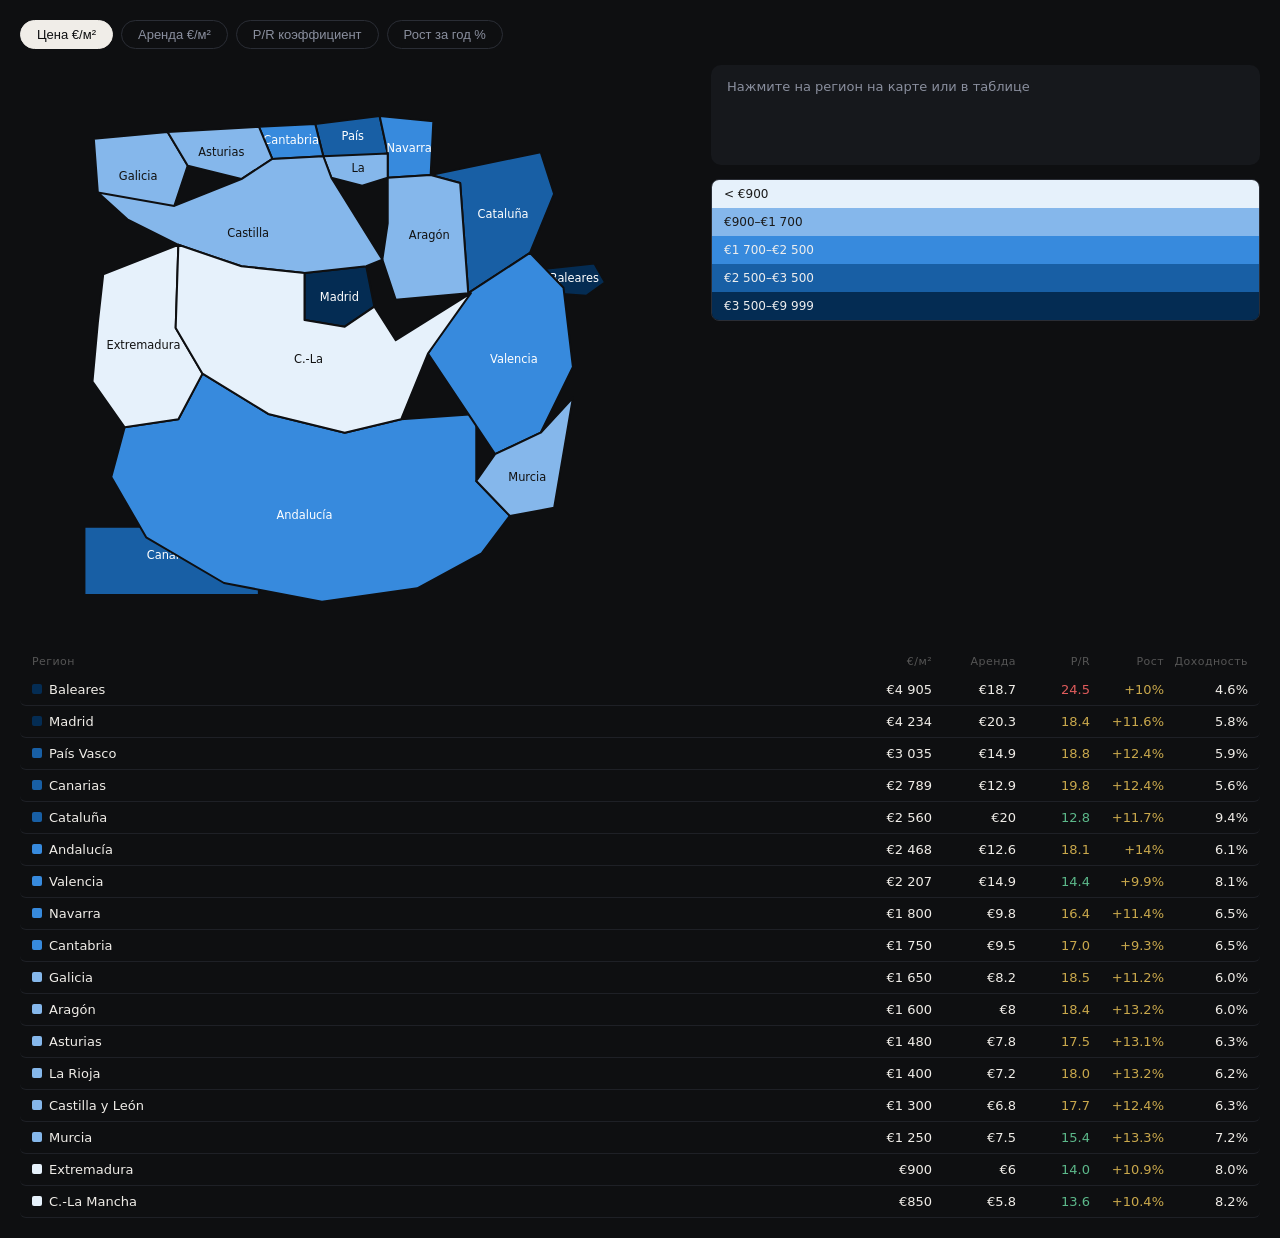
<file: spain-map-widget.html>
<!DOCTYPE html>
<html lang="ru">
<head>
<meta charset="UTF-8">
<meta name="viewport" content="width=device-width, initial-scale=1.0">
<title>Карта Испании</title>
<style>
*{margin:0;padding:0;box-sizing:border-box;}
body{font-family:system-ui,sans-serif;background:#0e0f11;color:#f0ede8;padding:20px;}
.mode-btn{padding:6px 16px;border-radius:20px;border:1px solid #2a2d35;background:transparent;color:#8a8f9e;font-size:13px;cursor:pointer;transition:all 0.18s;}
.mode-btn.active{background:#f0ede8;color:#0e0f11;border-color:#f0ede8;}
.mode-btn:hover:not(.active){background:#1e2026;}
.reg-row{display:grid;grid-template-columns:1fr 80px 80px 70px 70px 80px;align-items:center;gap:4px;padding:8px 12px;border-bottom:1px solid #1e2026;cursor:pointer;border-radius:6px;font-size:13px;}
.reg-row:hover{background:#16181c;}
.reg-row.selected{background:#16181c;outline:1.5px solid #c9a84c;}
.reg-row-hdr{color:#555;font-size:11px;letter-spacing:0.04em;padding:6px 12px;display:grid;grid-template-columns:1fr 80px 80px 70px 70px 80px;gap:4px;}
.tooltip-box{position:absolute;background:#16181c;border:1px solid #2a2d35;border-radius:8px;padding:10px 14px;font-size:12px;pointer-events:none;z-index:10;min-width:170px;}
</style>
</head>
<body>

<div style="display:flex;gap:8px;margin-bottom:16px;flex-wrap:wrap;">
  <button class="mode-btn active" onclick="setMode('price',this)">Цена €/м²</button>
  <button class="mode-btn" onclick="setMode('rent',this)">Аренда €/м²</button>
  <button class="mode-btn" onclick="setMode('pr',this)">P/R коэффициент</button>
  <button class="mode-btn" onclick="setMode('growth',this)">Рост за год %</button>
</div>

<div style="display:grid;grid-template-columns:1.1fr 0.9fr;gap:20px;align-items:start;">

<div style="position:relative;">
  <svg id="spain-svg" viewBox="0 0 500 420" style="width:100%;display:block;"></svg>
  <div id="tooltip" class="tooltip-box" style="display:none;"></div>
</div>

<div>
  <div id="info-panel" style="background:#16181c;border-radius:10px;padding:14px 16px;margin-bottom:14px;min-height:100px;">
    <p style="font-size:13px;color:#8a8f9e;margin:0;">Нажмите на регион на карте или в таблице</p>
  </div>
  <div id="legend-box" style="border-radius:8px;overflow:hidden;border:1px solid #2a2d35;"></div>
</div>

</div>

<div style="margin-top:20px;">
  <div class="reg-row-hdr">
    <span>Регион</span><span style="text-align:right;">€/м²</span><span style="text-align:right;">Аренда</span><span style="text-align:right;">P/R</span><span style="text-align:right;">Рост</span><span style="text-align:right;">Доходность</span>
  </div>
  <div id="table-body"></div>
</div>

<script>
const REGIONS = [
  {id:'baleares',      name:'Baleares',         price:4905,rent:18.7,pr:24.5,growth:10.0,yield_:4.6},
  {id:'madrid',        name:'Madrid',            price:4234,rent:20.3,pr:18.4,growth:11.6,yield_:5.8},
  {id:'pais_vasco',    name:'País Vasco',        price:3035,rent:14.9,pr:18.8,growth:12.4,yield_:5.9},
  {id:'canarias',      name:'Canarias',          price:2789,rent:12.9,pr:19.8,growth:12.4,yield_:5.6},
  {id:'cataluna',      name:'Cataluña',          price:2560,rent:20.0,pr:12.8,growth:11.7,yield_:9.4},
  {id:'andalucia',     name:'Andalucía',         price:2468,rent:12.6,pr:18.1,growth:14.0,yield_:6.1},
  {id:'valencia',      name:'Valencia',          price:2207,rent:14.9,pr:14.4,growth:9.9, yield_:8.1},
  {id:'cantabria',     name:'Cantabria',         price:1750,rent:9.5, pr:17.0,growth:9.3, yield_:6.5},
  {id:'navarra',       name:'Navarra',           price:1800,rent:9.8, pr:16.4,growth:11.4,yield_:6.5},
  {id:'galicia',       name:'Galicia',           price:1650,rent:8.2, pr:18.5,growth:11.2,yield_:6.0},
  {id:'aragon',        name:'Aragón',            price:1600,rent:8.0, pr:18.4,growth:13.2,yield_:6.0},
  {id:'asturias',      name:'Asturias',          price:1480,rent:7.8, pr:17.5,growth:13.1,yield_:6.3},
  {id:'murcia',        name:'Murcia',            price:1250,rent:7.5, pr:15.4,growth:13.3,yield_:7.2},
  {id:'la_rioja',      name:'La Rioja',          price:1400,rent:7.2, pr:18.0,growth:13.2,yield_:6.2},
  {id:'castilla_leon', name:'Castilla y León',   price:1300,rent:6.8, pr:17.7,growth:12.4,yield_:6.3},
  {id:'extremadura',   name:'Extremadura',       price:900, rent:6.0, pr:14.0,growth:10.9,yield_:8.0},
  {id:'clm',           name:'C.-La Mancha',      price:850, rent:5.8, pr:13.6,growth:10.4,yield_:8.2},
];

const PALETTES = {
  price:  {fn:r=>r.price,  fmt:v=>'€'+Math.round(v).toLocaleString('ru'), title:'Цена €/м²',
    stops:[{v:900,c:'#E6F1FB'},{v:1700,c:'#85B7EB'},{v:2500,c:'#378ADD'},{v:3500,c:'#185FA5'},{v:9999,c:'#042C53'}]},
  rent:   {fn:r=>r.rent,   fmt:v=>'€'+v.toFixed(1), title:'Аренда €/м²/мес',
    stops:[{v:7,c:'#E1F5EE'},{v:10,c:'#5DCAA5'},{v:14,c:'#1D9E75'},{v:18,c:'#0F6E56'},{v:99,c:'#04342C'}]},
  pr:     {fn:r=>r.pr,     fmt:v=>v.toFixed(1)+' лет', title:'P/R (меньше = выгоднее купить)',
    stops:[{v:14,c:'#EAF3DE'},{v:16,c:'#97C459'},{v:18,c:'#639922'},{v:20,c:'#3B6D11'},{v:99,c:'#173404'}]},
  growth: {fn:r=>r.growth, fmt:v=>'+'+v.toFixed(1)+'%', title:'Рост цен за год',
    stops:[{v:10,c:'#FAEEDA'},{v:11,c:'#EF9F27'},{v:12,c:'#BA7517'},{v:13,c:'#854F0B'},{v:99,c:'#412402'}]},
};

const SHAPES = {
  galicia:      'M55,55 L110,50 L125,75 L115,105 L80,115 L58,95 Z',
  asturias:     'M110,50 L178,46 L188,70 L165,85 L125,75 Z',
  cantabria:    'M178,46 L220,44 L226,68 L188,70 Z',
  pais_vasco:   'M220,44 L268,38 L274,66 L240,70 L226,68 Z',
  navarra:      'M268,38 L308,42 L306,82 L274,84 L274,66 Z',
  la_rioja:     'M226,68 L274,66 L274,84 L255,90 L232,84 Z',
  aragon:       'M274,84 L306,82 L328,88 L334,170 L280,175 L270,145 L274,118 Z',
  cataluna:     'M306,82 L388,65 L398,96 L380,140 L334,170 L328,88 Z',
  castilla_leon:'M58,95 L80,115 L118,134 L165,150 L212,155 L258,150 L270,145 L232,84 L226,68 L188,70 L165,85 L115,105 Z',
  madrid:       'M212,155 L258,150 L264,180 L242,195 L212,190 Z',
  clm:          'M118,134 L165,150 L212,155 L212,190 L242,195 L264,180 L280,205 L336,170 L304,215 L284,264 L242,274 L185,260 L136,230 L116,196 Z',
  extremadura:  'M62,156 L118,134 L116,196 L136,230 L118,264 L78,270 L54,236 L58,192 Z',
  valencia:     'M334,170 L380,140 L405,166 L412,225 L388,274 L354,290 L334,260 L304,215 Z',
  murcia:       'M354,290 L388,274 L412,248 L398,330 L365,336 L340,310 Z',
  andalucia:    'M78,270 L118,264 L136,230 L185,260 L242,274 L284,264 L340,260 L340,310 L365,336 L344,364 L296,390 L225,400 L152,386 L94,352 L68,307 Z',
  baleares:     'M390,152 L428,148 L436,162 L422,172 L396,170 Z',
  canarias:     'M48,344 L178,344 L178,395 L48,395 Z',
};

const LABELS = {
  galicia:'88,86',asturias:'150,68',cantabria:'202,59',pais_vasco:'248,56',
  navarra:'290,65',la_rioja:'252,80',aragon:'305,130',cataluna:'360,114',
  castilla_leon:'170,128',madrid:'238,176',clm:'215,222',extremadura:'92,212',
  valencia:'368,222',murcia:'378,310',andalucia:'212,338',
  baleares:'413,162',canarias:'113,368',
};

let mode='price', sel=null;

function isLight(hex){
  const r=parseInt(hex.slice(1,3),16),g=parseInt(hex.slice(3,5),16),b=parseInt(hex.slice(5,7),16);
  return (r*299+g*587+b*114)/1000>140;
}
function getColor(r){
  const v=PALETTES[mode].fn(r);
  for(const s of PALETTES[mode].stops) if(v<=s.v) return s.c;
  return PALETTES[mode].stops.at(-1).c;
}

function buildMap(){
  const svg=document.getElementById('spain-svg');
  svg.innerHTML='';
  REGIONS.forEach(r=>{
    const p=document.createElementNS('http://www.w3.org/2000/svg','path');
    p.setAttribute('d',SHAPES[r.id]||'');
    p.setAttribute('stroke','#0e0f11');
    p.setAttribute('stroke-width','1.5');
    p.setAttribute('stroke-linejoin','round');
    p.style.cursor='pointer';
    p.style.transition='opacity 0.15s';
    p.dataset.id=r.id;
    p.addEventListener('mouseenter',e=>{if(r.id!==sel)p.setAttribute('stroke-width','2.5');showTip(e,r);});
    p.addEventListener('mousemove',e=>moveTip(e));
    p.addEventListener('mouseleave',()=>{if(r.id!==sel)p.setAttribute('stroke-width','1.5');hideTip();});
    p.addEventListener('click',()=>selectR(r.id));
    svg.appendChild(p);
    const pos=LABELS[r.id].split(',');
    const t=document.createElementNS('http://www.w3.org/2000/svg','text');
    t.setAttribute('x',pos[0]);t.setAttribute('y',pos[1]);
    t.setAttribute('text-anchor','middle');t.setAttribute('font-size','8.5');
    t.setAttribute('font-weight','500');t.setAttribute('pointer-events','none');
    t.textContent=r.name.split(' ')[0];
    svg.appendChild(t);
  });
  paint();
}

function paint(){
  const svg=document.getElementById('spain-svg');
  REGIONS.forEach(r=>{
    const p=svg.querySelector(`path[data-id="${r.id}"]`);
    if(!p)return;
    const c=getColor(r);
    p.setAttribute('fill',c);
    const pos=LABELS[r.id].split(',');
    const txts=[...svg.querySelectorAll('text')];
    const t=txts.find(tx=>tx.getAttribute('x')===pos[0]&&tx.getAttribute('y')===pos[1]);
    if(t)t.setAttribute('fill',isLight(c)?'#111':'#fff');
  });
  buildLegend();
  buildTable();
}

function buildLegend(){
  const stops=PALETTES[mode].stops;
  const fmt=PALETTES[mode].fmt;
  const prev=[0,...stops.map(s=>s.v)];
  document.getElementById('legend-box').innerHTML=stops.map((s,i)=>{
    const lbl=i===0?'< '+fmt(s.v):fmt(prev[i])+'–'+fmt(s.v);
    return `<div style="display:flex;align-items:center;gap:8px;padding:7px 12px;background:${s.c};"><span style="font-size:12px;color:${isLight(s.c)?'#1a1a1a':'#eee'};">${lbl}</span></div>`;
  }).join('');
}

function selectR(id){
  const prevSel=sel;
  sel=id===sel?null:id;
  const svg=document.getElementById('spain-svg');
  if(prevSel){const p=svg.querySelector(`path[data-id="${prevSel}"]`);if(p){p.setAttribute('stroke-width','1.5');p.setAttribute('stroke','#0e0f11');}}
  if(sel){const p=svg.querySelector(`path[data-id="${sel}"]`);if(p){p.setAttribute('stroke-width','3');p.setAttribute('stroke','#c9a84c');}}
  document.querySelectorAll('.reg-row').forEach(el=>el.classList.toggle('selected',el.dataset.id===sel));
  if(sel){
    const r=REGIONS.find(x=>x.id===sel);
    showPanel(r);
    const el=document.querySelector(`.reg-row[data-id="${sel}"]`);
    if(el)el.scrollIntoView({block:'nearest',behavior:'smooth'});
  } else {
    document.getElementById('info-panel').innerHTML='<p style="font-size:13px;color:#8a8f9e;margin:0;">Нажмите на регион на карте или в таблице</p>';
  }
}

function showPanel(r){
  const pc=r.pr<16?'#5cb88a':r.pr<20?'#c9a84c':'#e05c5c';
  const pv=r.pr<16?'выгодно':r.pr<20?'норма':'дорого';
  document.getElementById('info-panel').innerHTML=`
    <div style="font-size:15px;font-weight:500;margin-bottom:10px;">${r.name}</div>
    <div style="display:grid;grid-template-columns:1fr 1fr;gap:8px;">
      <div><div style="font-size:11px;color:#888;">Цена</div><div style="font-size:16px;font-weight:500;">€${r.price.toLocaleString('ru')}/м²</div></div>
      <div><div style="font-size:11px;color:#888;">Аренда</div><div style="font-size:16px;font-weight:500;">€${r.rent}/м²/мес</div></div>
      <div><div style="font-size:11px;color:#888;">P/R</div><div style="font-size:16px;font-weight:500;color:${pc};">${r.pr.toFixed(1)} лет · ${pv}</div></div>
      <div><div style="font-size:11px;color:#888;">Доходность</div><div style="font-size:16px;font-weight:500;">${r.yield_.toFixed(1)}%</div></div>
      <div><div style="font-size:11px;color:#888;">Рост за год</div><div style="font-size:16px;font-weight:500;color:#c9a84c;">+${r.growth}%</div></div>
    </div>`;
}

function showTip(e,r){
  const t=document.getElementById('tooltip');
  const val=PALETTES[mode].fmt(PALETTES[mode].fn(r));
  t.innerHTML=`<div style="font-weight:500;margin-bottom:4px;">${r.name}</div><div style="color:#aaa;">${PALETTES[mode].title}: <strong style="color:#f0ede8;">${val}</strong></div><div style="color:#666;font-size:11px;margin-top:3px;">Нажмите для деталей</div>`;
  t.style.display='block';moveTip(e);
}
function moveTip(e){
  const wrap=e.currentTarget.closest('div');
  const rect=wrap.getBoundingClientRect();
  const t=document.getElementById('tooltip');
  t.style.left=(e.clientX-rect.left+12)+'px';
  t.style.top=(e.clientY-rect.top-10)+'px';
}
function hideTip(){document.getElementById('tooltip').style.display='none';}

function buildTable(){
  const sorted=[...REGIONS].sort((a,b)=>PALETTES[mode].fn(b)-PALETTES[mode].fn(a));
  document.getElementById('table-body').innerHTML=sorted.map(r=>{
    const c=getColor(r);
    const pc=r.pr<16?'color:#5cb88a':r.pr<20?'color:#c9a84c':'color:#e05c5c';
    return `<div class="reg-row${r.id===sel?' selected':''}" data-id="${r.id}" onclick="selectR('${r.id}')">
      <span style="display:flex;align-items:center;gap:7px;">
        <span style="width:10px;height:10px;border-radius:2px;background:${c};flex-shrink:0;"></span>
        <span>${r.name}</span>
      </span>
      <span style="text-align:right;">€${r.price.toLocaleString('ru')}</span>
      <span style="text-align:right;">€${r.rent}</span>
      <span style="text-align:right;${pc}">${r.pr.toFixed(1)}</span>
      <span style="text-align:right;color:#c9a84c;">+${r.growth}%</span>
      <span style="text-align:right;">${r.yield_.toFixed(1)}%</span>
    </div>`;
  }).join('');
}

function setMode(m,btn){
  mode=m;
  document.querySelectorAll('.mode-btn').forEach(b=>b.classList.remove('active'));
  btn.classList.add('active');
  paint();
  if(sel)showPanel(REGIONS.find(r=>r.id===sel));
}

buildMap();
</script>
</body>
</html>
</file>
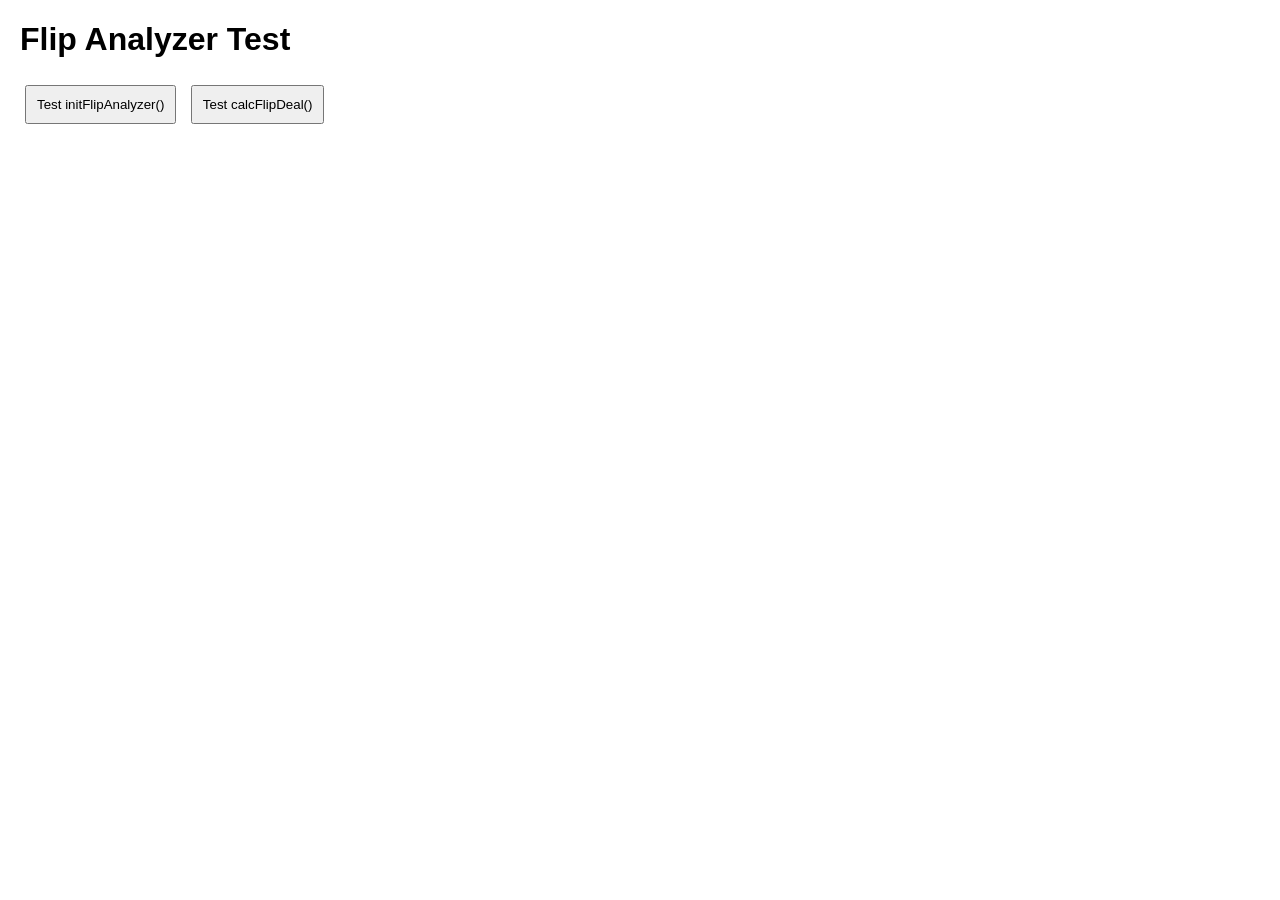
<file: tests/test-flip.html>
<!DOCTYPE html>
<html lang="ru">
<head>
<meta charset="UTF-8">
<meta name="viewport" content="width=device-width, initial-scale=1.0">
<title>Flip Analyzer Test</title>
<style>
body { font-family: Arial, sans-serif; margin: 20px; }
button { margin: 5px; padding: 10px; }
</style>
</head>
<body>
<h1>Flip Analyzer Test</h1>
<button onclick="testInit()">Test initFlipAnalyzer()</button>
<button onclick="testCalc()">Test calcFlipDeal()</button>
<div id="test-output"></div>

<script src="../js/defaults.js"></script>
<script src="../js/itp-rates.js"></script>
<script src="../js/data.js"></script>
<script src="../js/i18n.js"></script>
<script src="../js/flip-analyzer.js"></script>

<script>
function testInit() {
  document.getElementById('test-output').innerHTML = 'Testing initFlipAnalyzer...<br>';
  try {
    initFlipAnalyzer();
    document.getElementById('test-output').innerHTML += '✓ initFlipAnalyzer() completed<br>';
  } catch (e) {
    document.getElementById('test-output').innerHTML += '✗ Error: ' + e.message + '<br>';
  }
}

function testCalc() {
  document.getElementById('test-output').innerHTML = 'Testing calcFlipDeal...<br>';
  try {
    // Create mock elements
    const mockElements = [
      'flip-buy-price', 'flip-sell-price', 'flip-renovation', 'flip-itp-pct',
      'flip-notary-buy', 'flip-agent-buy', 'flip-other-costs'
    ];

    mockElements.forEach(id => {
      const el = document.createElement('input');
      el.id = id;
      el.value = '10000';
      document.body.appendChild(el);
    });

    // Add display elements
    const displayElements = [
      'flip-profit-display', 'flip-roi-display', 'flip-payback-display', 'flip-max-buy-display'
    ];

    displayElements.forEach(id => {
      const el = document.createElement('div');
      el.id = id;
      document.body.appendChild(el);
    });

    calcFlipDeal();
    document.getElementById('test-output').innerHTML += '✓ calcFlipDeal() completed<br>';
    document.getElementById('test-output').innerHTML += 'Profit: ' + document.getElementById('flip-profit-display').textContent + '<br>';
  } catch (e) {
    document.getElementById('test-output').innerHTML += '✗ Error: ' + e.message + '<br>';
  }
}
</script>
</body>
</html>
</file>
